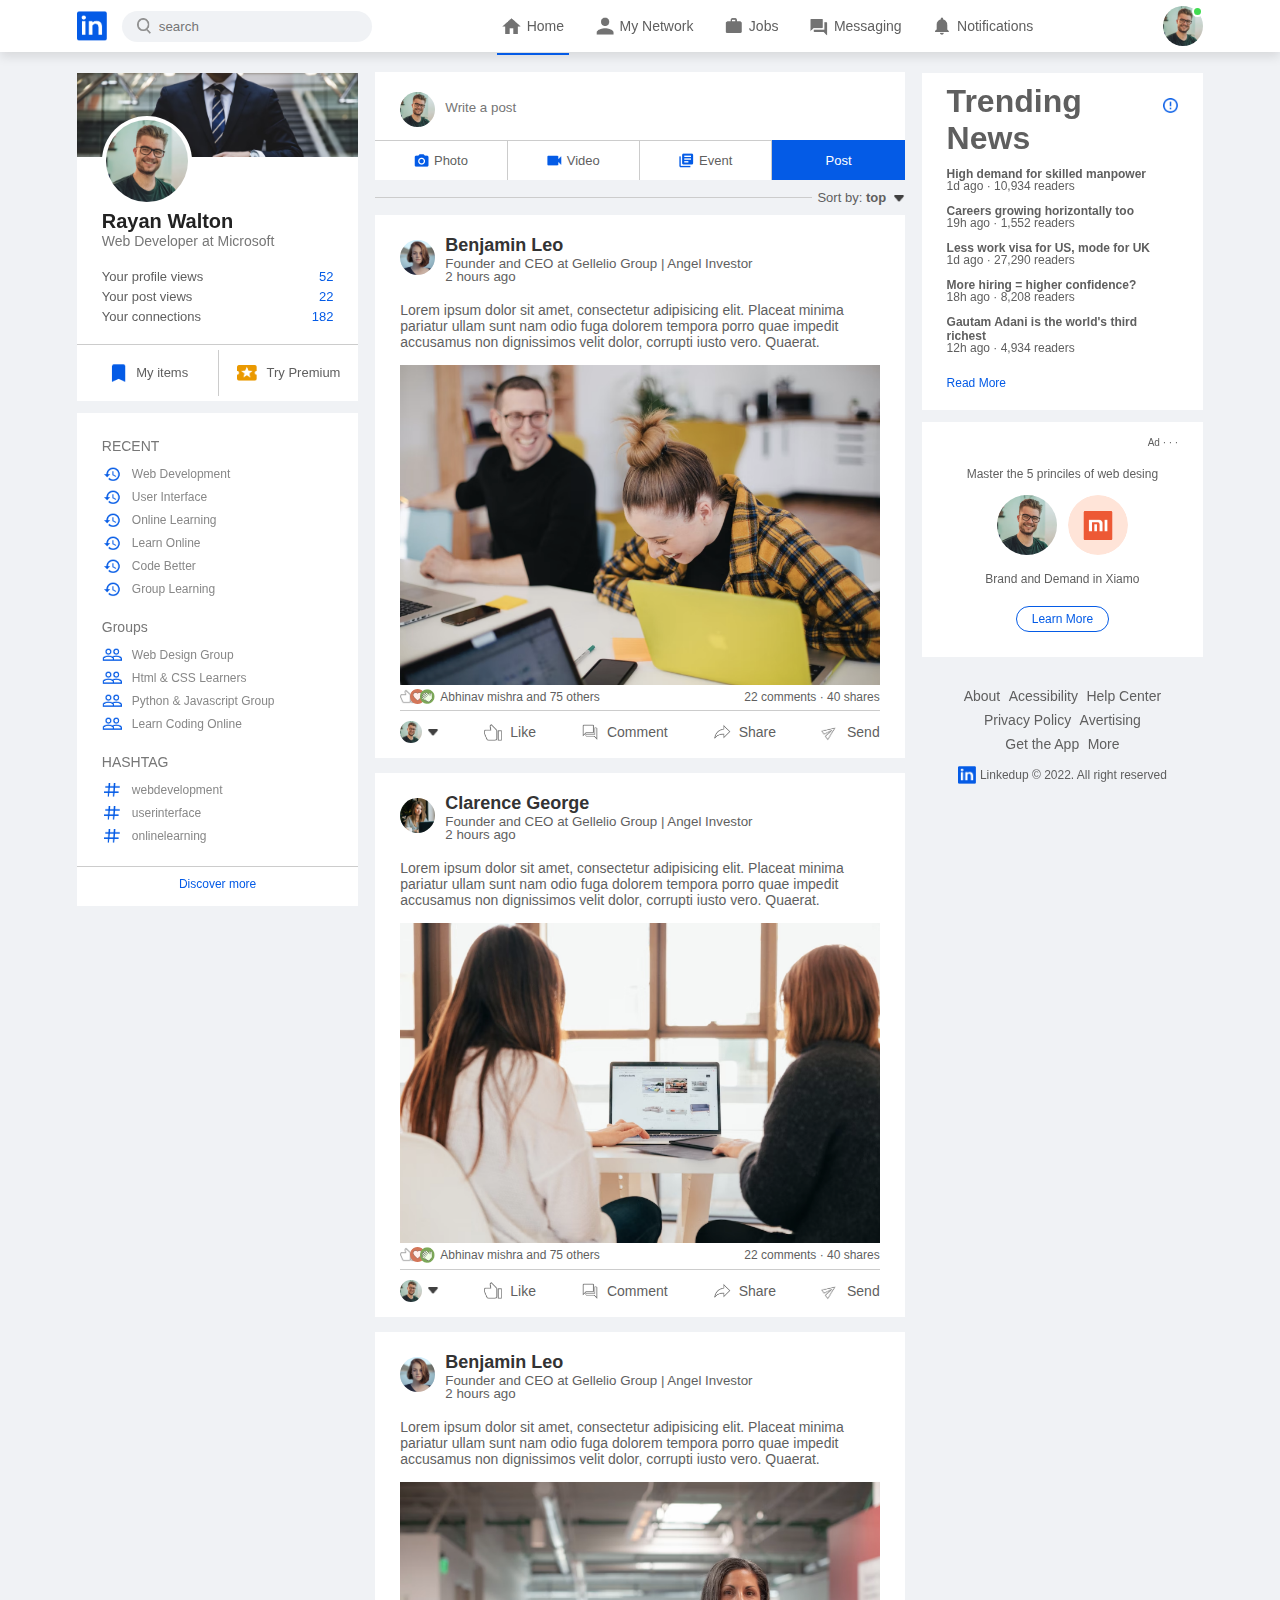
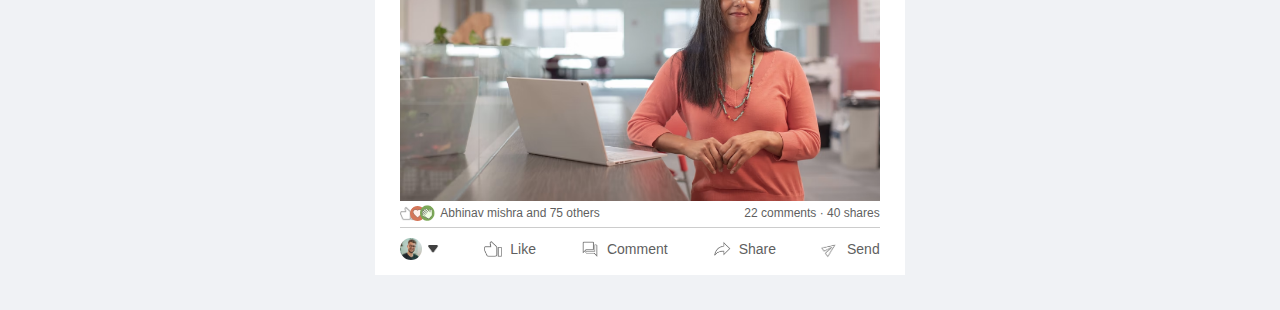
<file: index.html>
<!DOCTYPE html>
<html lang="en">
  <head>
    <meta charset="UTF-8" />
    <meta name="viewport" content="width=device-width, initial-scale=1.0" />
    <link rel="stylesheet" href="index.css" />
    <title>Linkedin Clone</title>
  </head>
  <body>
    <nav class="navbar">
      <div class="navbar-left">
        <a href="index.html" class="logo"><img src="images/logo.png" /></a>

        <div class="search-box">
          <img src="images/search.png" />
          <input type="text" placeholder="search" />
        </div>
      </div>
      <div class="navbar-center">
        <ul>
          <li>
            <a href="#" class="active-link"
              ><img src="images/home.png" /> <span>Home</span></a
            >
          </li>
          <li>
            <a href="#"
              ><img src="images/network.png" /> <span>My Network</span></a
            >
          </li>
          <li>
            <a href="#"><img src="images/jobs.png" /> <span>Jobs</span></a>
          </li>
          <li>
            <a href="#"
              ><img src="images/message.png" /> <span>Messaging</span></a
            >
          </li>
          <li>
            <a href="#"
              ><img src="images/notification.png" />
              <span>Notifications</span></a
            >
          </li>
        </ul>
      </div>
      <div class="navbar-right">
        <div class="online">
          <img src="images/user-1.png" class="nav-profile-img" onclick="toggleMenu()" />
        </div>
      </div>
<!-- 
      ------------------------ Profile-drop-down menu----------- -->


      <div class="profile-menu-wrap" id="profileMenu">
        <div class="profile-menu">
            <div class="user-info">
                <img src="images/user-1.png">
                <div>
            <h3>Rayan Walton</h3>
            <a href="profile.html">See your profile</a>
        </div>
      </div>

      <hr>
      <a href="#" class="profile-menu-link">
        <img src="images/feedback.png">
        <p>Give Feedback</p>
        <span>></span>
      </a>

      <a href="#" class="profile-menu-link">
        <img src="images/setting.png">
        <p>Settings & Privacy</p>
        <span>></span>
      </a>


      <a href="#" class="profile-menu-link">
        <img src="images/help.png">
        <p>Help & Support</p>
        <span>></span>
      </a>

      <a href="#" class="profile-menu-link">
        <img src="images/display.png">
        <p>Display & Accessibility</p>
        <span>></span>
      </a>
      <a href="#" class="profile-menu-link">
        <img src="images/logout.png">
        <p>Logout</p>
        <span>></span>
      </a>
    </div>
    </div>
    </nav>

    <!------------------Navbar close -------------------- -->

    <div class="container">
      <!-- -------------------------- left sidebar -------------- -->
      <div class="left-sidebar">
        <div class="sidebar-profile-box">
          <img src="images/cover-pic.png" width="100%" />
          <div class="sidebar-profile-info">
            <img src="images/user-1.png" />
            <h1>Rayan Walton</h1>
            <h3>Web Developer at Microsoft</h3>
            <ul>
              <li>Your profile views<span>52</span></li>
              <li>Your post views<span>22</span></li>
              <li>Your connections<span>182</span></li>
            </ul>
          </div>
          <div class="sidebar-profile-link">
            <a href="#"><img src="images/items.png" /> My items</a>
            <a href="#"><img src="images/premium.png" /> Try Premium</a>
          </div>
        </div>

        <div class="sidebar-activity" id="sidebarActivity">
            <h3>RECENT</h3>
            <a href="#"><img src="images/recent.png"> Web Development</a>
            <a href="#"><img src="images/recent.png"> User Interface</a>
            <a href="#"><img src="images/recent.png"> Online Learning</a>
            <a href="#"><img src="images/recent.png"> Learn Online</a>
            <a href="#"><img src="images/recent.png"> Code Better</a>
            <a href="#"><img src="images/recent.png"> Group Learning</a>
            <h3>Groups</h3>
            <a href="#"><img src="images/group.png"> Web Design Group</a>
            <a href="#"><img src="images/group.png"> Html & CSS Learners</a>
            <a href="#"><img src="images/group.png"> Python & Javascript Group</a>
            <a href="#"><img src="images/group.png"> Learn Coding Online</a>
            <h3>HASHTAG</h3>
            <a href="#"><img src="images/hashtag.png"> webdevelopment</a>
            <a href="#"><img src="images/hashtag.png"> userinterface</a>
            <a href="#"><img src="images/hashtag.png"> onlinelearning</a>

            <div class="discover-more-link">
                <a href="#">Discover more</a>
            </div>
        </div>

        <p id="showMoreLink" onclick="toggleActivity()">Show more <b>+</b></p>
      </div>
      <!-- --------------------- main content----------- -->
      <div class="main-content">
        
        <div class="create-post">
            <div class="create-post-input">
                <img src="images/user-1.png">
                <textarea rows="2" placeholder="Write a post"></textarea>
            </div>
            <div class="create-post-links">
                <li><img src="images/photo.png">Photo</li>
                <li><img src="images/video.png">Video</li>
                <li><img src="images/event.png">Event</li>
                <li>Post</li>
            </div>
        </div>

        <div class="sort-by">
            <hr>
            <p>Sort by: <span>top <img src="images/down-arrow.png"></span></p>
        </div>

        <div class="post">
            <div class="post-author">
                <img src="images/user-3.png">
                <div>
                    <h1>Benjamin Leo</h1>
                    <small>Founder and CEO at Gellelio Group | Angel Investor</small>
                    <small>2 hours ago</small>
                </div>
            </div>
            <p>Lorem ipsum dolor sit amet, consectetur adipisicing elit. Placeat minima pariatur ullam sunt nam odio fuga dolorem tempora porro quae impedit accusamus non dignissimos velit dolor, corrupti iusto vero. Quaerat.</p>
            <img src="images/post-image-1.png" width="100%">

            <div class="post-stats">
                <div>
                    <img src="images/thumbsup.png">
                    <img src="images/love.png">
                    <img src="images/clap.png">
                    <span class="liked-users">Abhinav mishra and 75 others</span>
                </div>

                <div>
                    <span>22 comments &middot; 40 shares</span>
                </div>
            </div>

            <div class="post-activity">
                <div>
                    <img src="images/user-1.png" class="post-activity-user-icon">
                    <img src="images/down-arrow.png" class="post-activity-arrow-icon">
                </div>
                <div class="post-activity-link">
                    <img src="images/like.png">
                    <span>Like</span>
                </div>
                <div  class="post-activity-link">
                    <img src="images/comment.png">
                    <span>Comment</span>
                </div>
                <div  class="post-activity-link">
                    <img src="images/share.png">
                    <span>Share</span>
                </div>
                <div  class="post-activity-link">
                    <img src="images/send.png">
                    <span>Send</span>
                </div>
            </div>
        </div>

        <div class="post">
            <div class="post-author">
                <img src="images/user-4.png">
                <div>
                    <h1>Clarence George</h1>
                    <small>Founder and CEO at Gellelio Group | Angel Investor</small>
                    <small>2 hours ago</small>
                </div>
            </div>
            <p>Lorem ipsum dolor sit amet, consectetur adipisicing elit. Placeat minima pariatur ullam sunt nam odio fuga dolorem tempora porro quae impedit accusamus non dignissimos velit dolor, corrupti iusto vero. Quaerat.</p>
            <img src="images/post-image-2.png" width="100%">

            <div class="post-stats">
                <div>
                    <img src="images/thumbsup.png">
                    <img src="images/love.png">
                    <img src="images/clap.png">
                    <span class="liked-users">Abhinav mishra and 75 others</span>
                </div>

                <div>
                    <span>22 comments &middot; 40 shares</span>
                </div>
            </div>

            <div class="post-activity">
                <div>
                    <img src="images/user-1.png" class="post-activity-user-icon">
                    <img src="images/down-arrow.png" class="post-activity-arrow-icon">
                </div>
                <div class="post-activity-link">
                    <img src="images/like.png">
                    <span>Like</span>
                </div>
                <div  class="post-activity-link">
                    <img src="images/comment.png">
                    <span>Comment</span>
                </div>
                <div  class="post-activity-link">
                    <img src="images/share.png">
                    <span>Share</span>
                </div>
                <div  class="post-activity-link">
                    <img src="images/send.png">
                    <span>Send</span>
                </div>
            </div>
        </div>

        <div class="post">
            <div class="post-author">
                <img src="images/user-3.png">
                <div>
                    <h1>Benjamin Leo</h1>
                    <small>Founder and CEO at Gellelio Group | Angel Investor</small>
                    <small>2 hours ago</small>
                </div>
            </div>
            <p>Lorem ipsum dolor sit amet, consectetur adipisicing elit. Placeat minima pariatur ullam sunt nam odio fuga dolorem tempora porro quae impedit accusamus non dignissimos velit dolor, corrupti iusto vero. Quaerat.</p>
            <img src="images/post-image-3.png" width="100%">

            <div class="post-stats">
                <div>
                    <img src="images/thumbsup.png">
                    <img src="images/love.png">
                    <img src="images/clap.png">
                    <span class="liked-users">Abhinav mishra and 75 others</span>
                </div>

                <div>
                    <span>22 comments &middot; 40 shares</span>
                </div>
            </div>

            <div class="post-activity">
                <div>
                    <img src="images/user-1.png" class="post-activity-user-icon">
                    <img src="images/down-arrow.png" class="post-activity-arrow-icon">
                </div>
                <div class="post-activity-link">
                    <img src="images/like.png">
                    <span>Like</span>
                </div>
                <div  class="post-activity-link">
                    <img src="images/comment.png">
                    <span>Comment</span>
                </div>
                <div  class="post-activity-link">
                    <img src="images/share.png">
                    <span>Share</span>
                </div>
                <div  class="post-activity-link">
                    <img src="images/send.png">
                    <span>Send</span>
                </div>
            </div>
        </div>
      </div>
      <!-- ----------------------- right sidebar------------- -->
      <div class="right-sidebar">
        <div class="sidebar-news">
            <img src="images/more.png" class="info-icon">
            <h1>Trending News</h1>
            <a href="#">High demand for skilled manpower</a>
            <span>1d ago &middot; 10,934 readers</span>

            <a href="#">Careers growing horizontally too</a>
            <span>19h ago &middot; 1,552 readers</span>

            <a href="#">Less work visa for US, mode for UK</a>
            <span>1d ago &middot; 27,290 readers</span>


            <a href="#">More hiring = higher confidence?</a>
            <span>18h ago &middot; 8,208 readers</span>

            <a href="#">Gautam Adani is the world's third richest</a>
            <span>12h ago &middot; 4,934 readers</span>

            <a href="#" class="read-more-link">Read More</a>
        </div>

        <div class="sidebar-ad">
            <small>Ad &middot; &middot; &middot;</small>
            <p>Master the 5 princiles of web desing</p>
            <div>
                <img src="images/user-1.png" alt="">
                <img src="images/mi-logo.png" alt="">
            </div>
            <b>Brand and Demand in Xiamo</b>
            <a href="#" class="ad-link">Learn More</a>
        </div>

        <div class="sidebar-useful-links">
            <a href="#">About</a>
            <a href="#">Acessibility</a>
            <a href="#">Help Center</a>
            <a href="#">Privacy Policy</a>
            <a href="#">Avertising</a>
            <a href="#">Get the App</a>
            <a href="#">More</a>

            <div class="copyright-msg">
                <img src="images/logo.png">
                <p>Linkedup &#169; 2022. All right reserved</p>
            </div>
        </div>


      </div>
    </div>

    <script>
        let profileMenu = document.getElementById("profileMenu");

        function toggleMenu(){
            profileMenu.classList.toggle("open-menu");
        }
    </script>

    <script>

      let sideActivity = document.getElementById("sidebarActivity");
      let moreLink = document.getElementById("showMoreLink");

      function toggleActivity(){
        sideActivity .classList.toggle("open-activity");

        if(sideActivity.classList.contains("open-activity")){
          moreLink.innerHTML = "Show less <b>-</b>";
        }else{
          moreLink.innerHTML = "Show more <b>+</b>";
        }
      }
    </script>
  </body>
</html>
</file>
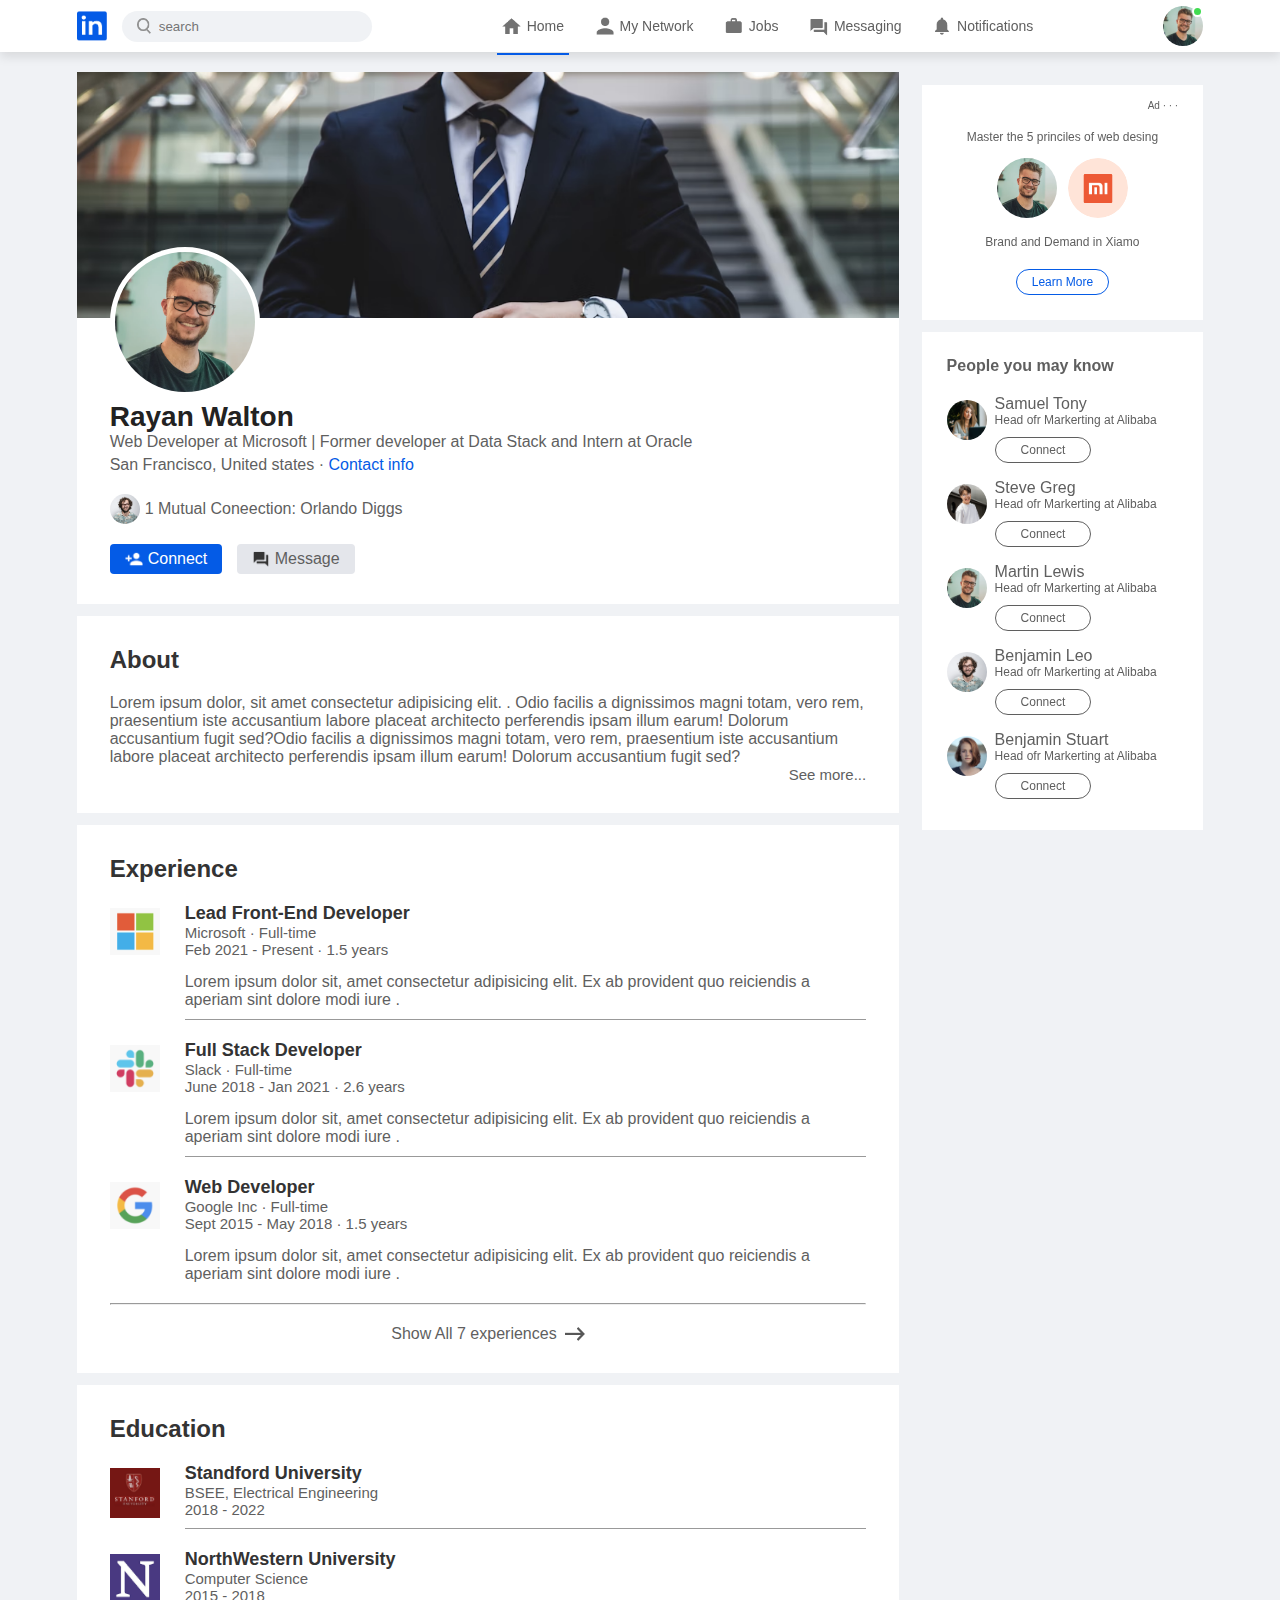
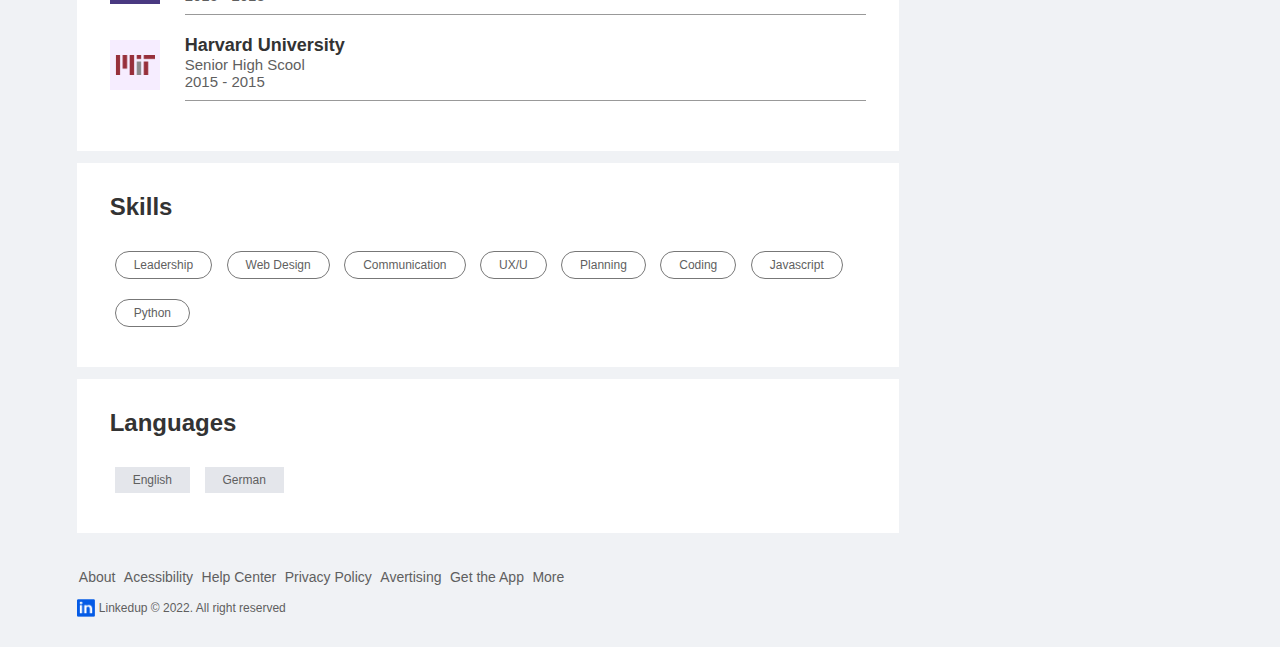
<file: profile.html>
<!DOCTYPE html>
<html lang="en">
  <head>
    <meta charset="UTF-8" />
    <meta name="viewport" content="width=device-width, initial-scale=1.0" />
    <link rel="stylesheet" href="index.css" />
    <title>Linkedin Clone</title>
  </head>
  <body>
    <nav class="navbar">
      <div class="navbar-left">
        <a href="index.html" class="logo"><img src="images/logo.png" /></a>

        <div class="search-box">
          <img src="images/search.png" />
          <input type="text" placeholder="search" />
        </div>
      </div>
      <div class="navbar-center">
        <ul>
          <li>
            <a href="#" class="active-link"
              ><img src="images/home.png" /> <span>Home</span></a
            >
          </li>
          <li>
            <a href="#"
              ><img src="images/network.png" /> <span>My Network</span></a
            >
          </li>
          <li>
            <a href="#"><img src="images/jobs.png" /> <span>Jobs</span></a>
          </li>
          <li>
            <a href="#"
              ><img src="images/message.png" /> <span>Messaging</span></a
            >
          </li>
          <li>
            <a href="#"
              ><img src="images/notification.png" />
              <span>Notifications</span></a
            >
          </li>
        </ul>
      </div>
      <div class="navbar-right">
        <div class="online">
          <img
            src="images/user-1.png"
            class="nav-profile-img"
            onclick="toggleMenu()"
          />
        </div>
      </div>
      <!-- 
      ------------------------ Profile-drop-down menu----------- -->

      <div class="profile-menu-wrap" id="profileMenu">
        <div class="profile-menu">
          <div class="user-info">
            <img src="images/user-1.png" />
            <div>
              <h3>Rayan Walton</h3>
              <a href="profile.html">See your profile</a>
            </div>
          </div>

          <hr />
          <a href="#" class="profile-menu-link">
            <img src="images/feedback.png" />
            <p>Give Feedback</p>
            <span>></span>
          </a>

          <a href="#" class="profile-menu-link">
            <img src="images/setting.png" />
            <p>Settings & Privacy</p>
            <span>></span>
          </a>

          <a href="#" class="profile-menu-link">
            <img src="images/help.png" />
            <p>Help & Support</p>
            <span>></span>
          </a>

          <a href="#" class="profile-menu-link">
            <img src="images/display.png" />
            <p>Display & Accessibility</p>
            <span>></span>
          </a>
          <a href="#" class="profile-menu-link">
            <img src="images/logout.png" />
            <p>Logout</p>
            <span>></span>
          </a>
        </div>
      </div>
    </nav>

    <!------------------Navbar close -------------------- -->

    <div class="container">
      <div class="profile-main">
        <div class="profile-container">
          <img src="images/cover-pic.png" width="100%" />
          <div class="profile-container-inner">
            <img src="images/user-1.png" class="profile-pic" />
            <h1>Rayan Walton</h1>
            <b
              >Web Developer at Microsoft | Former developer at Data Stack and
              Intern at Oracle
            </b>
            <p>
              San Francisco, United states &middot;
              <a href="#">Contact info </a>
            </p>
            <div class="mutual-connection">
              <img src="images/user-2.png">
                <span>1 Mutual Coneection: Orlando Diggs</span>
            </div>
            <div class="profile-btn">
              <a href="#" class="primary-btn"><img src="images/connect.png">Connect</a>
              <a href="#"><img src="images/chat.png">Message</a>
            </div>
          </div>
        </div>


        <div class="profile-description">
          <h2>About</h2>
          <p>Lorem ipsum dolor, sit amet consectetur adipisicing elit. . Odio facilis a dignissimos magni totam, vero rem, praesentium iste accusantium labore placeat architecto perferendis ipsam illum earum! Dolorum accusantium fugit sed?Odio facilis a dignissimos magni totam, vero rem, praesentium iste accusantium labore placeat architecto perferendis ipsam illum earum! Dolorum accusantium fugit sed?</p>
          <a href="#" class="see-more-link">See more...</a>
        </div>


        <div class="profile-description">
          <h2>Experience</h2>
          <div class="profile-desc-row">
            <img src="images/microsoft.png">
            <div>
              <h3>Lead Front-End Developer</h3>
              <b>Microsoft &middot; Full-time</b>
              <b>Feb 2021 - Present &middot; 1.5 years</b>
              <p>Lorem ipsum dolor sit, amet consectetur adipisicing elit. Ex ab provident quo reiciendis a aperiam sint dolore modi iure .</p>
              <hr>
            </div>
          </div>

          <div class="profile-desc-row">
            <img src="images/slack.png">
            <div>
              <h3>Full Stack Developer</h3>
              <b>Slack &middot; Full-time</b>
              <b>June 2018 - Jan 2021 &middot; 2.6 years</b>
              <p>Lorem ipsum dolor sit, amet consectetur adipisicing elit. Ex ab provident quo reiciendis a aperiam sint dolore modi iure .</p>
              <hr>
            </div>
          </div>

          <div class="profile-desc-row">
            <img src="images/google.png">
            <div>
              <h3>Web Developer</h3>
              <b>Google Inc &middot; Full-time</b>
              <b>Sept 2015 - May 2018 &middot; 1.5 years</b>
              <p>Lorem ipsum dolor sit, amet consectetur adipisicing elit. Ex ab provident quo reiciendis a aperiam sint dolore modi iure .</p>
            </div>
          </div>

          <hr>
          <a href="#" class="experience-link">Show All 7 experiences <img src="images/right-arrow.png" alt=""></a>
         </div>

         <div class="profile-description">
          <h2>Education</h2>
          <div class="profile-desc-row">
            <img src="images/stanford.png">
            <div>
              <h3>Standford University</h3>
              <b>BSEE, Electrical Engineering</b>
              <b>2018 - 2022</b>
              <hr>
            </div>
          </div>

          <div class="profile-desc-row">
            <img src="images/north.png">
            <div>
              <h3>NorthWestern University</h3>
              <b>Computer Science</b>
              <b>2015 - 2018</b>
              <hr>
            </div>
          </div>

          <div class="profile-desc-row">
            <img src="images/mit.png">
            <div>
              <h3>Harvard University</h3>
              <b>Senior High Scool</b>
              <b>2015 - 2015</b>
              <hr>
            </div>
          </div>
         </div>


         <div class="profile-description">
          <h2>Skills</h2>
          <a href="#" class="skills-btn">Leadership</a>
          <a href="#" class="skills-btn">Web Design</a>
          <a href="#" class="skills-btn">Communication</a>
          <a href="#" class="skills-btn">UX/U</a>
          <a href="#" class="skills-btn">Planning</a>
          <a href="#" class="skills-btn">Coding</a>
          <a href="#" class="skills-btn">Javascript</a>
          <a href="#" class="skills-btn">Python</a>
         </div>


         

         <div class="profile-description">
          <h2>Languages</h2>
          <a href="#" class="language-btn">English</a>
          <a href="#" class="language-btn">German</a>
         </div>

      </div>
      <!-- -- -------------profile-sidebar--------- -->
      <div class="profile-sidebar">

        <div class="sidebar-ad">
          <small>Ad &middot; &middot; &middot;</small>
          <p>Master the 5 princiles of web desing</p>
          <div>
              <img src="images/user-1.png" alt="">
              <img src="images/mi-logo.png" alt="">
          </div>
          <b>Brand and Demand in Xiamo</b>
          <a href="#" class="ad-link">Learn More</a>
      </div>

      <div class="sidebar-people">
        <h3>People you may know</h3>
        <div class="sidebar-people-row">
          <img src="images/user-4.png">
          <div>
            <h2>Samuel Tony</h2>
            <p>Head ofr Markerting at Alibaba</p>
            <a href="#">Connect</a>
          </div>
        </div>

        <div class="sidebar-people-row">
          <img src="images/user-5.png">
          <div>
            <h2>Steve Greg</h2>
            <p>Head ofr Markerting at Alibaba</p>
            <a href="#">Connect</a>
          </div>
        </div>

        <div class="sidebar-people-row">
          <img src="images/user-1.png">
          <div>
            <h2>Martin Lewis</h2>
            <p>Head ofr Markerting at Alibaba</p>
            <a href="#">Connect</a>
          </div>
        </div>


        <div class="sidebar-people-row">
          <img src="images/user-2.png">
          <div>
            <h2>Benjamin Leo</h2>
            <p>Head ofr Markerting at Alibaba</p>
            <a href="#">Connect</a>
          </div>
        </div>

        <div class="sidebar-people-row">
          <img src="images/user-3.png">
          <div>
            <h2>Benjamin Stuart</h2>
            <p>Head ofr Markerting at Alibaba</p>
            <a href="#">Connect</a>
          </div>
        </div>
      </div>



      </div>
    </div>



<div class="profile-footer">


    <div class="sidebar-useful-links">
      <a href="#">About</a>
      <a href="#">Acessibility</a>
      <a href="#">Help Center</a>
      <a href="#">Privacy Policy</a>
      <a href="#">Avertising</a>
      <a href="#">Get the App</a>
      <a href="#">More</a>

      <div class="copyright-msg">
          <img src="images/logo.png">
          <p>Linkedup &#169; 2022. All right reserved</p>
      </div>
  </div>
</div>
    <script>
      let profileMenu = document.getElementById("profileMenu");

      function toggleMenu() {
        profileMenu.classList.toggle("open-menu");
      }
    </script>
  </body>
</html>
</file>
<file: index.css>
*{
    margin: 0;
    padding: 0;
    font-family: 'Poppins', sans-serif;
    box-sizing: border-box;
}

body{
    background: #f0f2f5;
    color: #5f5f5f;
}

a{
    text-decoration: none;
    color: #5f5f5f;
}

.navbar{
    display: flex;
    align-items: center;
    justify-content: space-between;
    background: #fff;
    padding: 6px 6%;
    position: sticky;
    top: 0;
    z-index: 100;
    box-shadow: 0 5px 10px rgba(0,0,0,0.1);
}

.logo img{
    width: 30px;
    margin-right: 15px;
    display: block;
}

.navbar-center ul li{
    display: inline-block;
    list-style: none;
}

.navbar-center ul li a {
    display: flex;
    align-items: center;
    font-size: 14px;
    margin: 5px 8px;
    padding-right: 5px;
    position: relative;
}

.navbar-center ul li a img {
    width: 30px;
}


.navbar-center ul li a::after {
    content: '';
    width: 0;
    height: 2px;
    background: #045be6;
    position: absolute;
    bottom: -14px;
    transition: width 0.3s;
}

.navbar-center ul li a:hover::after,
.navbar-center ul li a.active-link::after{
    width: 100%;
}

.nav-profile-img{
    width: 40px;
    border-radius: 50%;
    display: block;
    cursor: pointer;
    position: relative;
}

.online{
    position: relative;
}

.online::after{
    content: '';
    width: 7px;
    height: 7px;
    border: 2px solid #fff;
    border-radius: 50%;
    right: 0px;
    top: 0px;
    background: #41db51;
    position: absolute;
}

.search-box{
    background: #f0f2f5;
    width: 250px;
    border-radius: 20px;
    display: flex;
    align-items: center;
    padding: 0 15px;
}
.navbar-left{
    display: flex;
    align-items: center;
}

.search-box img{
    width: 14px;
}

.search-box input{
    width: 100%;
    background: transparent;
    padding: 8px;
    outline: none;
    border: 0;
}

/* ------------------------ Navbar End----------------------- */

.container{
    padding: 20px 6%;
    display: flex;
    flex-wrap: wrap;
    justify-content: space-between;
}
/* 
<!-- -------------------------- left sidebar -------------- --> */

.left-sidebar{
    flex-basis: 25%;
    align-self: flex-start;
    position: sticky;
    top: 73px;
}

.sidebar-profile-box{
    background: #FFF;
}

.sidebar-profile-info{
    padding: 0 25px;
}

.sidebar-profile-info img{
    width: 90px;
    border-radius: 50%;
    background: #fff;
    padding: 4px;
    margin-top: -45px;
}

.sidebar-profile-info h1{
    font-size: 20px;
    font-weight: 600;
    color: #222;
}

.sidebar-profile-info h3{
    font-size: 14px;
    font-weight: 500;
    color: #777;
}

.sidebar-profile-info ul{
    list-style: none;
    margin: 20px 0;
}

.sidebar-profile-info ul li {
    width: 100%;
    margin: 5px 0;
    font-size: 13px;
}

.sidebar-profile-info ul li span{
    float: right;
    color: #045be6;
}

.sidebar-profile-link{
    display: flex;
    align-items: center;
    border-top: 1px solid #ccc;
}


.sidebar-profile-link a{
    flex-basis: 50%;
    display: flex;
    align-items: center;
    justify-content: center;
    padding: 15px 0;
    font-size: 13px;
    border-left: 1px solid #ccc;
}

.sidebar-profile-link a:first-child{
    border-left: 0;
}

.sidebar-profile-link a img{
    width: 20px;
    margin-right: 10px;
}


.sidebar-activity{
    background: #fff;
    padding: 5px 25px;
    margin: 12px 0;
}

.sidebar-activity h3{
    color: #777;
    font-size: 14px;
    font-weight: 500;
    margin: 20px 0 10px;

}

.sidebar-activity a{
    display: flex;
    align-items: center;
    font-size: 12px;
    font-weight: 500;
    color: #888;
    margin: 3px 0;
}

.sidebar-activity a img{
    width: 20px;
    margin-right: 10px;
}

.discover-more-link{
    border-top: 1px solid #ccc;
    text-align: center;
    margin-top: 20px;
    margin-left: -25px;
    margin-right: -25px;
}

.discover-more-link a{
    color: #045be6;
    display: inline-block;
    margin: 10px 0;
}

/* ------------------right sidebar--------------------- */

.right-sidebar{
    flex-basis: 25%;
    align-self: flex-start;
    position: sticky;
    top: 73px;
}

.sidebar-news{
    background: #fff;
    padding: 10px 25px;
}

.info-icon{
    width: 15px;
    float: right;
    margin-top: 15px;
}

.sidebar-news h3{
    font-size: 18px;
    font-weight: 600;
    color: #333;
    margin: 10px 0 30px;
}

.sidebar-news a{
    display: block;
    font-size: 12px;
    font-weight: 600;
    margin-top: 10px;
    margin-bottom: -5px;
}


.sidebar-news span{
    font-size: 12px;
}


.sidebar-news .read-more-link{
    color: #045be6;
    font-weight: 500;
    margin: 20px 0 10px;
}


.sidebar-ad{
    background: #fff;
    padding: 15px 25px;
    text-align: center;
    margin: 12px 0;
    font-size: 12px;
}

.sidebar-ad img{
    width: 60px;
    border-radius: 50%;
    margin: 4px;
}

.sidebar-ad small{
    float: right;
    font-weight: 500;
}

.sidebar-ad p {
    margin-top: 30px;
    margin-bottom: 10px;
}


.sidebar-ad b{
    display: block;
    font-weight: 500;
    margin-top: 10px;
}

.ad-link{
    display: inline-block;
    border: 1px solid #045be6;
    border-radius: 30px;
    padding: 5px 15px;
    color: #045be6;
    font-weight: 500;
    margin: 20px auto 10px;
}



.sidebar-useful-links{
    padding: 15px 25px;
    text-align: center;

}


.sidebar-useful-links a{
    display: inline-block;
    font-size: 14px;
    margin: 4px 2px;
}

.copyright-msg{
    display: flex;
    align-items: center;
    justify-content: center;
    font-size: 12px;
    margin-top: 10px;
    font-weight: 500;
}

.copyright-msg img{
    width: 18px;
    margin-right: 4px;
}

/* --------------- main content----------------- */

.main-content{
    flex-basis: 47%;
}

.create-post{
    background: #fff;

}

.create-post-input{
    padding: 20px 25px 10px;
    display: flex;
    align-items: flex-start;
}

.create-post-input img {
    width: 35px;
    border-radius: 50%;
    margin-right: 10px;
}

.create-post-input textarea{
    width: 100%;
    border: 0;
    outline: 0;
    resize: none;
    background: transparent;
    margin-top: 8px;
}

::placeholder{
    font-weight: 500;
}

.create-post-links{
    display: flex;
    align-items: flex-start;
}

.create-post-links li{
    list-style: none;
    border-top: 1px solid #ccc;
    border-right: 1px solid #ccc;
    flex-basis: 25%;
    height: 40px;
    font-size: 13px;
    display: flex;
    align-items: center;
    justify-content: center;
    cursor: pointer;
}

.create-post-links li img{
    width: 15px;
    margin-right: 5px;
}

.create-post-links li:last-child{
    background: #045be6;
    color: #FFF;
    border-top: 0;
    border-right: 0;
}

.sort-by{
    display: flex;
    align-items: center;
    margin: 10px 0;
}

.sort-by hr{
    flex: 1;
    border: 0;
    height: 1px;
    background: #ccc;
}

.sort-by p{
    font-size: 13px;
    padding-left: 5px;
}

.sort-by p span {
    font-weight: 600;
    cursor: pointer;
}

.sort-by p span img{
    width: 12px;
    margin-left: 3px;
}

.post{
    background: #fff;
    padding: 20px 25px 5px;
    margin: 5px 0 15px;
}

.post-author{
    display: flex;
    align-items: flex-start;
    margin-bottom: 20px;
}

.post-author img{
    width: 35px;
    border-radius: 50%;
    margin-right: 10px;
    margin-top: 5px;
}


.post-author h1{
    font-size: 18px;
    font-weight: 600;
    color: #333;
}


.post-author small{
    display: block;
    margin-bottom: -2px;
}

.post p{
    font-size: 14px;
    margin-bottom: 15px;
}

.post-stats{
    display: flex;
    flex-wrap: wrap;
    align-items: center;
    justify-content: space-between;
    font-size: 12px;
    border-bottom: 1px solid #ccc;
    padding-bottom: 6px;
}

.post-stats div{
    display: flex;
    align-items: center;
}

.post-stats img {
    width: 15px;
    margin-right: -5px;
}

.liked-users{
    margin-left: 10px;
}

.post-activity{
    display: flex;
    align-items: center;
    justify-content: space-between;
    padding: 10px 0;
    font-size: 14px;
    font-weight: 400;
}

.post-activity div{
    display: flex;
    align-items: center;
}

.post-activity-user-icon{
    width: 22px;
    border-radius: 50%;
}

.post-activity-arrow-icon{
    width: 12px;
    margin-left: 5px;
}

.post-activity-link img{
    width: 18px;
    margin-right: 8px;
}
/* 
---------- profile drop down menu ------------- */

.profile-menu-wrap{
    position: absolute;
    top: 100%;
    right: 5%;
    width: 320px;
    max-height: 0;
    overflow: hidden;
    transition: max-height 0.5s;
}

.profile-menu-wrap.open-menu{
    max-height: 400px;
}
.profile-menu{
    background: #222;
    color: #fff;
    padding: 20px;
    margin: 10px;
}

.user-info{
    display: flex;
    align-items: center;
}
.user-info img{
    width: 50px;
    border-radius: 50%;
    margin-right: 15px;
}

.user-info h3{
    font-weight: 500;
    margin-bottom: -7px;
}

.user-info a{
    color: #c9dbf8;
    font-size: 13px;
}

.profile-menu hr{
    border: 0;
    height: 1px;
    width: 100%;
    background: #fff;
    margin: 15px 0 10px;
}

.profile-menu-link{
    display: flex;
    align-items: center;
    color: #fff;
    margin: 12px 0;
    font-size: 14px;
    
}

.profile-menu-link p{
    width: 100%;
}

.profile-menu-link img{
    width: 35px;
    border-radius: 50%;
    margin-right: 15px;
}

/* -----------------------------profile-page--------- */

.profile-main{
    flex-basis: 73%;
}

.profile-sidebar{
    flex-basis: 25%;
    align-self: flex-start;
    position: sticky;
    top: 73px;
}

.profile-container{
    background: #fff;
}

.profile-container-inner{
    padding: 0 4% 10px;
}

.profile-pic{
    width: 150px;
    border-radius: 50%;
    margin-top: -75px;
    padding: 5px;
    background: #fff;

}

.profile-container h1{
    font-size: 28px;
    font-weight: 600;
    color: #222;
}

.profile-container b{
    font-weight: 500;
}

.profile-container p{
    margin-top: 5px;
}

.profile-container p a{
    color: #045be6;
    font-weight: 500;
}

.mutual-connection{
    display: flex;
    align-items: center;
    margin: 20px 0;
}

.mutual-connection img{
    width: 30px;
    border-radius: 50%;
    margin-right: 5px;
}

.profile-btn{
    margin: 20px 0;
}

.profile-btn a{
    display: inline-flex;
    align-items: center;
    background: #e4e6eb;
    padding: 6px 15px;
    border-radius: 4px;
    margin-right: 10px;
}

.profile-btn a img{
    width: 18px;
    margin-right: 5px;
}

.profile-btn .primary-btn{
    background: #045be6;
    color: #fff;
}

.profile-description{
    background: #fff;
    padding: 20px 4% 30px;
    margin: 12px 0;
}

.profile-description h2{
    color: #333;
    margin: 10px 0 20px;
    font-weight: 600;
}

.see-more-link{
    display: block;
    text-align: right;
    font-size: 15px;
}
.profile-desc-row{
    display: flex;
    align-items: flex-start;
    margin: 20px 0;
}

.profile-desc-row img{
width: 50px;
margin-right: 25px;
margin-top: 5px;
}

.profile-desc-row div{
    width: 100%;
}

.profile-desc-row h3{
    font-size: 18px;
    font-weight: 600;
    color: #333;
}


.profile-desc-row b{
    display: block;
    font-weight: 500;
    font-size: 15px;
}


.profile-desc-row p{
    margin-top: 15px;
}


.profile-desc-row hr{
    border: 0;
    border-bottom: 1px solid #999;
    margin-top: 10px;
}

.experience-link{
    display: flex;
    align-items: center;
    justify-content: center;
    padding-top: 20px;
    font-weight: 500;
}

.experience-link img{
    width: 20px;
    margin-left: 8px;
}

.skills-btn{
    display: inline-block;
    margin: 10px 5px;
    padding: 6px 18px;
    border: 1px solid #777;
    border-radius: 30px;
    font-size: 12px;
    font-weight: 500;
}

.language-btn{
    display: inline-block;
    margin: 10px 5px;
    padding: 6px 18px;
    background: #e4e6eb;
    font-size: 12px;
    font-weight: 500;
}



/* ---------- Profile Right-sidebar------- */

.profile.sidebar .sidebar-a{
    margin: 0;
}

.sidebar-people{
    background-color: #fff;
    padding: 15px 25px;
    margin: 12px 0;
    font-size: 12px;
}

.sidebar-people h3{
    font-size: 16px;
    font-weight: 600;
    margin: 10px 0 20px;
}

.sidebar-people-row{
    display: flex;
    align-items: flex-start;
    margin: 6px 0;
}

.sidebar-people-row img{
    width: 40px;
    border-radius: 50%;
    margin-right: 8px;
    margin-top: 5px;
}

.sidebar-people-row h2{
    font-weight: 500;
    font-size: 16px;
}

.sidebar-people-row a{
    display: inline-block;
    margin: 10px 0;
    padding: 5px 25px;
    border: 1px solid #5f5f5f;
    border-radius: 30px;
    font-weight: 500;
}

.profile-footer{
    padding: 0 6% 30px;
}

.profile-footer .sidebar-useful-links{
    text-align: left;
    padding: 0;
}

.profile-footer .copyright-msg{
    justify-content: flex-start;
}
#showMoreLink{
    display: none;
}
/* ------------Media querys for small screens--------- */
@media only screen and (max-width:600px){
    .search-box{
        background: transparent;
        width: auto;
        padding: 0;
    }
    .search-box input{
        width: 0;
        padding: 0;
    }

    .navbar-center ul li a span{
        display: none;
    }

    .navbar-center ul li a {
        padding-right: 0;
        margin: 5px;
    }

    .nav-profile-img{
        width: 30px;
    }

    .container{
        padding: 15px 3%;
    }

    .left-sidebar, .right-sidebar{
        flex-basis: 100%;
        position: relative;
        top: unset;
    }

    .main-content{
        flex-basis: 100%;
    }

    .post-stats div{
        margin: 2px 0;
    }

    .post-activity-link span{
        display: none;
    }

    .post-activity-link img{
        margin-right: 0;
    }

    .profile-main, .profile-sidebar{
        flex-basis: 100%;
    }

    .profile-container{
        font-size: 14px;
    }
    .profile-pic{
        width: 100px;
        margin-top: -50px;
    }

    .profile-description{
        font-size: 14px;
    }

    #showMoreLink{
        display: block;
        width: fit-content;
        margin: 10px auto;
        font-size: 14px;
        cursor: pointer;
    }
    
    .sidebar-activity{
        display: none;
    }

    .sidebar-activity.open-activity{
        display: block;
    }
}
</file>
